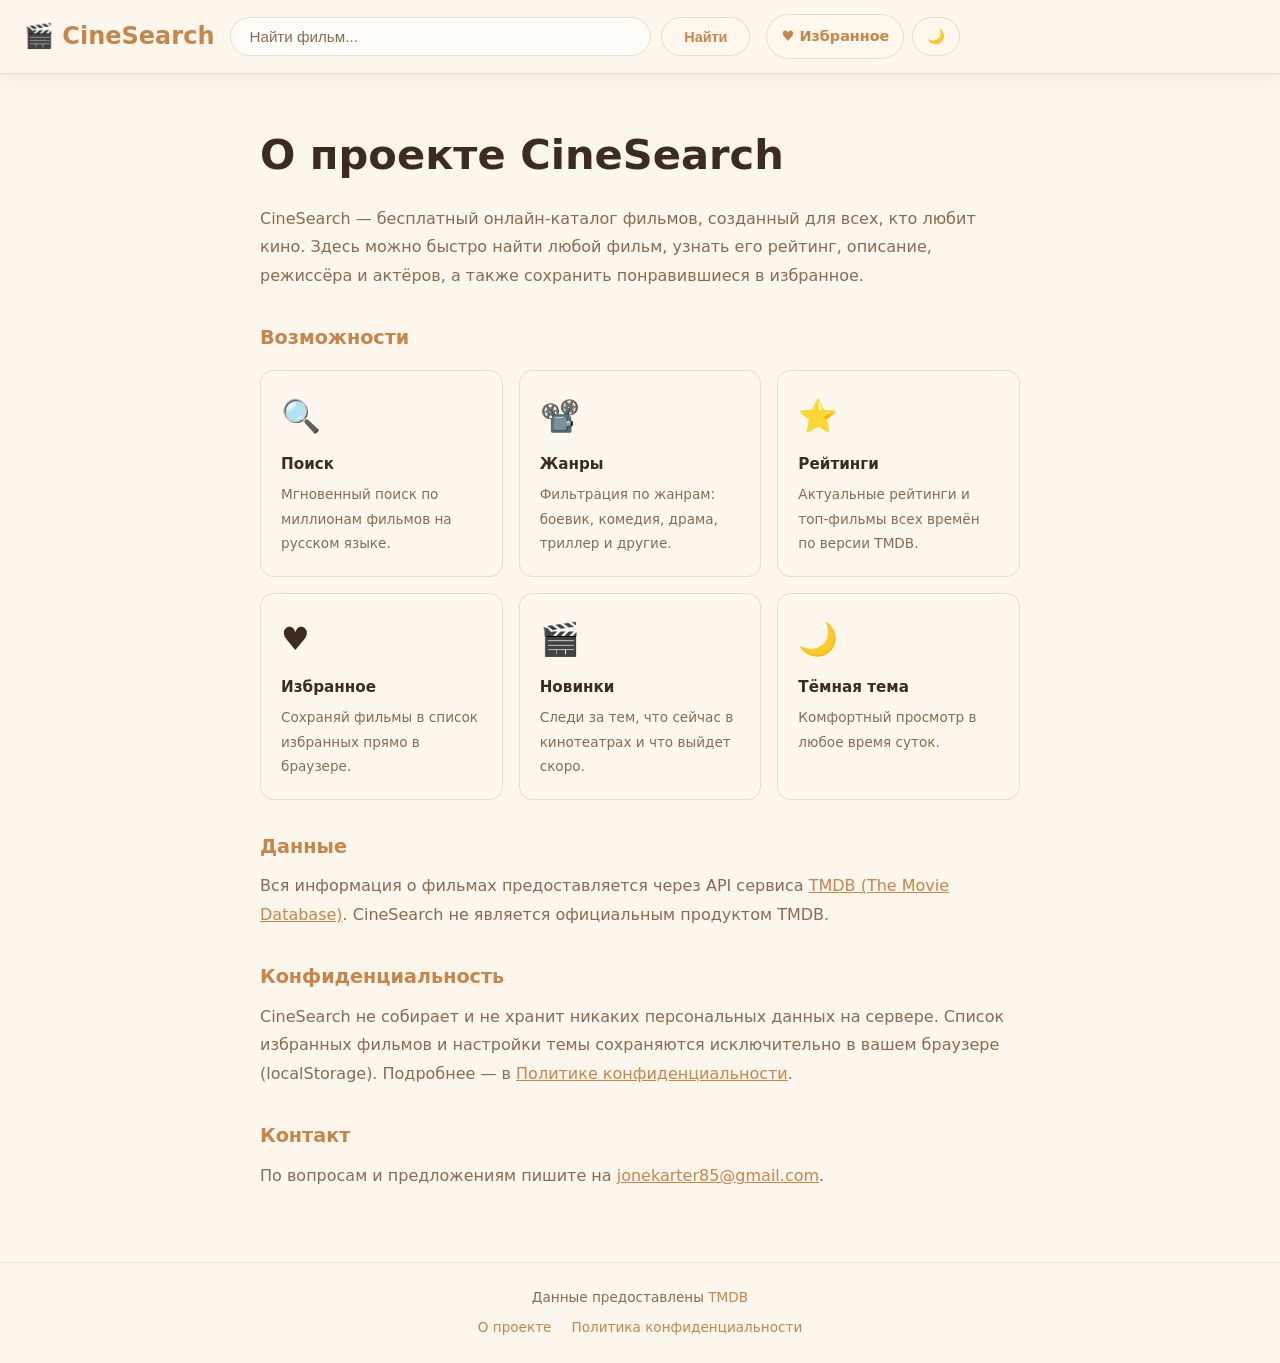
<file: about.html>
<!DOCTYPE html>
<html lang="ru" data-theme="light">
<head>
  <meta charset="UTF-8" />
  <meta name="viewport" content="width=device-width, initial-scale=1.0" />
  <title>О проекте — CineSearch</title>
  <meta name="description" content="CineSearch — бесплатный каталог фильмов. Узнайте больше о проекте." />
  <meta name="robots" content="index, follow" />
  <link rel="stylesheet" href="style.css" />
  <style>
    .about-wrap { max-width: 760px; margin: 48px auto 0; }
    .about-wrap h1 { font-size: clamp(1.8rem, 4vw, 2.6rem); font-weight: 800; margin-bottom: 16px; }
    .about-wrap h2 { font-size: 1.2rem; font-weight: 700; margin: 32px 0 10px; color: var(--accent); }
    .about-wrap p  { color: var(--text-muted); line-height: 1.8; margin-bottom: 12px; }
    .about-wrap ul { color: var(--text-muted); line-height: 1.8; padding-left: 20px; margin-bottom: 12px; }
    .about-wrap ul li { margin-bottom: 6px; }
    .feature-grid {
      display: grid;
      grid-template-columns: repeat(auto-fill, minmax(220px, 1fr));
      gap: 16px;
      margin: 16px 0 32px;
    }
    .feature-card {
      background: var(--glass-bg);
      border: 1px solid var(--glass-border);
      border-radius: var(--radius);
      padding: 20px;
      backdrop-filter: blur(10px);
    }
    .feature-card .icon { font-size: 2rem; margin-bottom: 10px; }
    .feature-card h3 { font-size: 0.95rem; font-weight: 700; color: var(--text); margin-bottom: 6px; }
    .feature-card p  { font-size: 0.85rem; color: var(--text-muted); margin: 0; }
    .about-wrap a { color: var(--accent); text-decoration: underline; }
    .about-wrap a:hover { opacity: 0.8; text-decoration: none; }
  </style>
</head>
<body>

  <header class="header">
    <div class="header-inner">
      <a class="logo" href="index.html">🎬 CineSearch</a>
      <div class="search-wrap">
        <input id="searchInput" class="search-input" type="text" placeholder="Найти фильм..." autocomplete="off" />
        <button id="searchBtn" class="btn-glass">Найти</button>
      </div>
      <div class="header-actions">
        <a href="favorites.html" class="btn-glass btn-icon">♥ Избранное</a>
        <button id="themeToggle" class="btn-glass btn-icon" title="Сменить тему">🌙</button>
      </div>
    </div>
  </header>

  <main class="container">
    <div class="about-wrap">
      <h1>О проекте CineSearch</h1>
      <p>
        CineSearch — бесплатный онлайн-каталог фильмов, созданный для всех, кто любит кино.
        Здесь можно быстро найти любой фильм, узнать его рейтинг, описание, режиссёра и актёров,
        а также сохранить понравившиеся в избранное.
      </p>

      <h2>Возможности</h2>
      <div class="feature-grid">
        <div class="feature-card">
          <div class="icon">🔍</div>
          <h3>Поиск</h3>
          <p>Мгновенный поиск по миллионам фильмов на русском языке.</p>
        </div>
        <div class="feature-card">
          <div class="icon">📽️</div>
          <h3>Жанры</h3>
          <p>Фильтрация по жанрам: боевик, комедия, драма, триллер и другие.</p>
        </div>
        <div class="feature-card">
          <div class="icon">⭐</div>
          <h3>Рейтинги</h3>
          <p>Актуальные рейтинги и топ-фильмы всех времён по версии TMDB.</p>
        </div>
        <div class="feature-card">
          <div class="icon">♥</div>
          <h3>Избранное</h3>
          <p>Сохраняй фильмы в список избранных прямо в браузере.</p>
        </div>
        <div class="feature-card">
          <div class="icon">🎬</div>
          <h3>Новинки</h3>
          <p>Следи за тем, что сейчас в кинотеатрах и что выйдет скоро.</p>
        </div>
        <div class="feature-card">
          <div class="icon">🌙</div>
          <h3>Тёмная тема</h3>
          <p>Комфортный просмотр в любое время суток.</p>
        </div>
      </div>

      <h2>Данные</h2>
      <p>
        Вся информация о фильмах предоставляется через API сервиса
        <a href="https://www.themoviedb.org" target="_blank" rel="noopener">TMDB (The Movie Database)</a>.
        CineSearch не является официальным продуктом TMDB.
      </p>

      <h2>Конфиденциальность</h2>
      <p>
        CineSearch не собирает и не хранит никаких персональных данных на сервере.
        Список избранных фильмов и настройки темы сохраняются исключительно в вашем браузере (localStorage).
        Подробнее — в <a href="privacy.html">Политике конфиденциальности</a>.
      </p>

      <h2>Контакт</h2>
      <p>
        По вопросам и предложениям пишите на
        <a href="mailto:jonekarter85@gmail.com">jonekarter85@gmail.com</a>.
      </p>
    </div>
  </main>

  <footer class="footer">
    <p>Данные предоставлены <a href="https://www.themoviedb.org" target="_blank">TMDB</a></p>
    <nav class="footer-nav">
      <a href="about.html">О проекте</a>
      <a href="privacy.html">Политика конфиденциальности</a>
    </nav>
  </footer>

  <script>
    const savedTheme = localStorage.getItem('theme') || 'light';
    document.documentElement.setAttribute('data-theme', savedTheme);
    const themeToggle = document.getElementById('themeToggle');
    themeToggle.textContent = savedTheme === 'dark' ? '☀️' : '🌙';
    themeToggle.addEventListener('click', () => {
      document.documentElement.classList.add('theme-transition');
      const cur  = document.documentElement.getAttribute('data-theme');
      const next = cur === 'dark' ? 'light' : 'dark';
      document.documentElement.setAttribute('data-theme', next);
      localStorage.setItem('theme', next);
      themeToggle.textContent = next === 'dark' ? '☀️' : '🌙';
      setTimeout(() => document.documentElement.classList.remove('theme-transition'), 300);
    });
    document.getElementById('searchBtn').addEventListener('click', () => {
      const q = document.getElementById('searchInput').value.trim();
      if (q) window.location.href = `index.html?q=${encodeURIComponent(q)}`;
    });
    document.getElementById('searchInput').addEventListener('keydown', e => {
      if (e.key === 'Enter') document.getElementById('searchBtn').click();
    });
  </script>
</body>
</html>
</file>
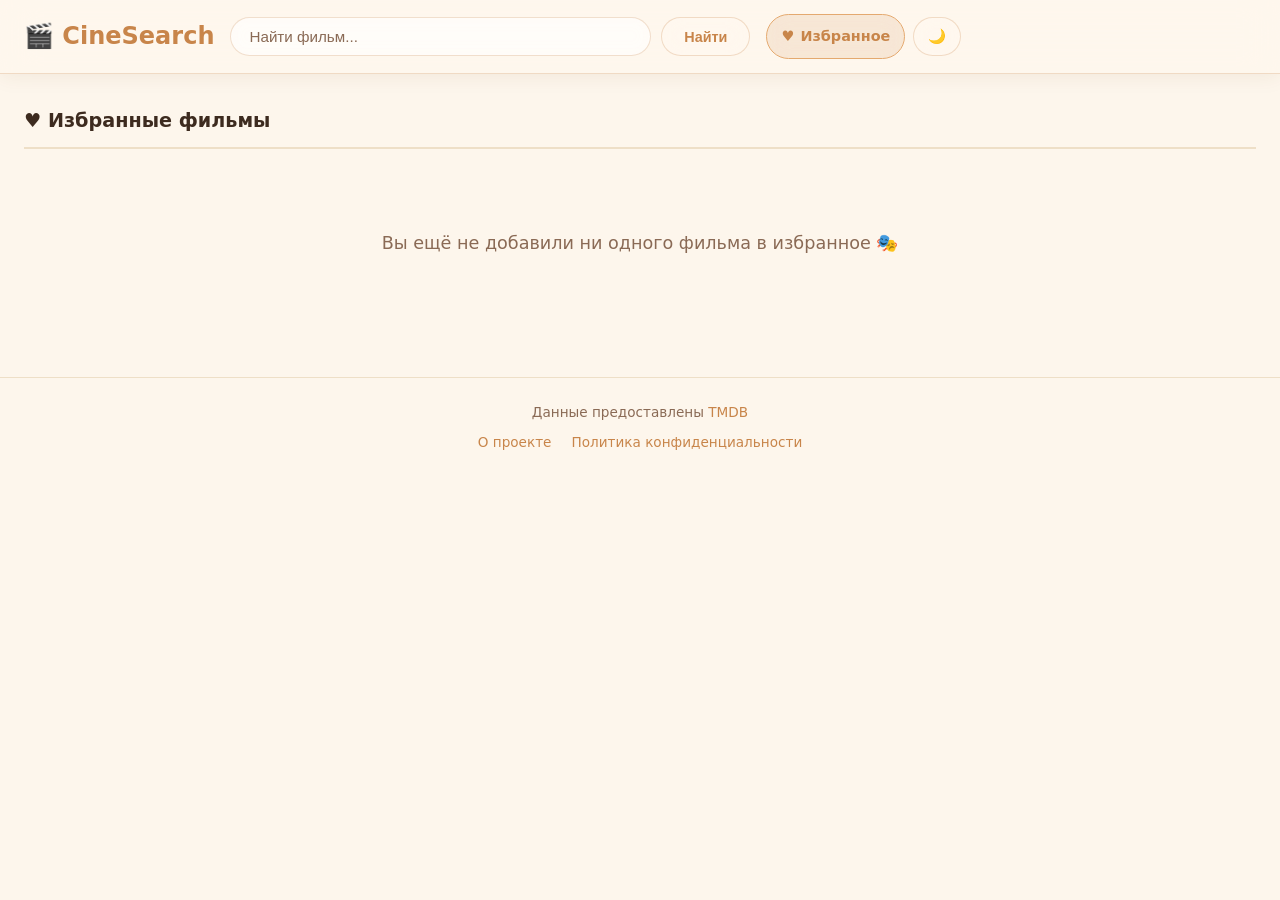
<file: favorites.html>
<!DOCTYPE html>
<html lang="ru" data-theme="light">
<head>
  <meta charset="UTF-8" />
  <meta name="viewport" content="width=device-width, initial-scale=1.0" />
  <title>CineSearch — Избранное</title>
  <meta name="description" content="Ваши избранные фильмы на CineSearch." />
  <link rel="stylesheet" href="style.css" />
</head>
<body>

  <header class="header">
    <div class="header-inner">
      <a class="logo" href="index.html">🎬 CineSearch</a>
      <div class="search-wrap">
        <input id="searchInput" class="search-input" type="text" placeholder="Найти фильм..." autocomplete="off" />
        <button id="searchBtn" class="btn-glass">Найти</button>
      </div>
      <div class="header-actions">
        <a href="favorites.html" class="btn-glass btn-icon active-link">♥ <span>Избранное</span></a>
        <button id="themeToggle" class="btn-glass btn-icon" title="Сменить тему">🌙</button>
      </div>
    </div>
  </header>

  <main class="container">
    <div class="section-title" style="margin-top:32px">♥ Избранные фильмы</div>
    <div id="moviesGrid" class="movies-grid"></div>
    <div id="noResults" class="no-results hidden">Вы ещё не добавили ни одного фильма в избранное 🎭</div>
  </main>

  <footer class="footer">
    <p>Данные предоставлены <a href="https://www.themoviedb.org" target="_blank">TMDB</a></p>
    <nav class="footer-nav">
      <a href="about.html">О проекте</a>
      <a href="privacy.html">Политика конфиденциальности</a>
    </nav>
  </footer>

  <script>
    // Theme
    const saved = localStorage.getItem('theme') || 'light';
    document.documentElement.setAttribute('data-theme', saved);
    const themeToggle = document.getElementById('themeToggle');
    themeToggle.textContent = saved === 'dark' ? '☀️' : '🌙';
    themeToggle.addEventListener('click', () => {
      document.documentElement.classList.add('theme-transition');
      const cur = document.documentElement.getAttribute('data-theme');
      const next = cur === 'dark' ? 'light' : 'dark';
      document.documentElement.setAttribute('data-theme', next);
      localStorage.setItem('theme', next);
      themeToggle.textContent = next === 'dark' ? '☀️' : '🌙';
      setTimeout(() => document.documentElement.classList.remove('theme-transition'), 300);
    });

    // Search redirect
    document.getElementById('searchBtn').addEventListener('click', () => {
      const q = document.getElementById('searchInput').value.trim();
      if (q) window.location.href = `index.html?q=${encodeURIComponent(q)}`;
    });
    document.getElementById('searchInput').addEventListener('keydown', e => {
      if (e.key === 'Enter') document.getElementById('searchBtn').click();
    });

    // Render favorites
    const grid = document.getElementById('moviesGrid');
    const noResults = document.getElementById('noResults');
    const favorites = JSON.parse(localStorage.getItem('favorites') || '[]');

    if (favorites.length === 0) {
      noResults.classList.remove('hidden');
    } else {
      favorites.forEach(movie => {
        const card = document.createElement('a');
        card.className = 'movie-card fade-in';
        card.href = `movie.html?id=${movie.id}`;
        const name   = movie.name || movie.title || 'Без названия';
        const year   = movie.year || (movie.release_date ? movie.release_date.slice(0, 4) : '—');
        const rv     = movie.rating ?? movie.vote_average;
        const rating = rv ? Number(rv).toFixed(1) : '—';
        const posterHTML = movie.posterUrl
          ? `<img class="movie-poster" src="${movie.posterUrl}" alt="${name}" loading="lazy" />`
          : `<div class="movie-poster-placeholder">🎬</div>`;
        card.innerHTML = `
          ${posterHTML}
          <div class="movie-info">
            <div class="movie-title">${name}</div>
            <div class="movie-year">${year}</div>
            <div class="movie-rating">⭐ ${rating}</div>
          </div>`;
        grid.appendChild(card);
      });
    }
  </script>
</body>
</html>
</file>
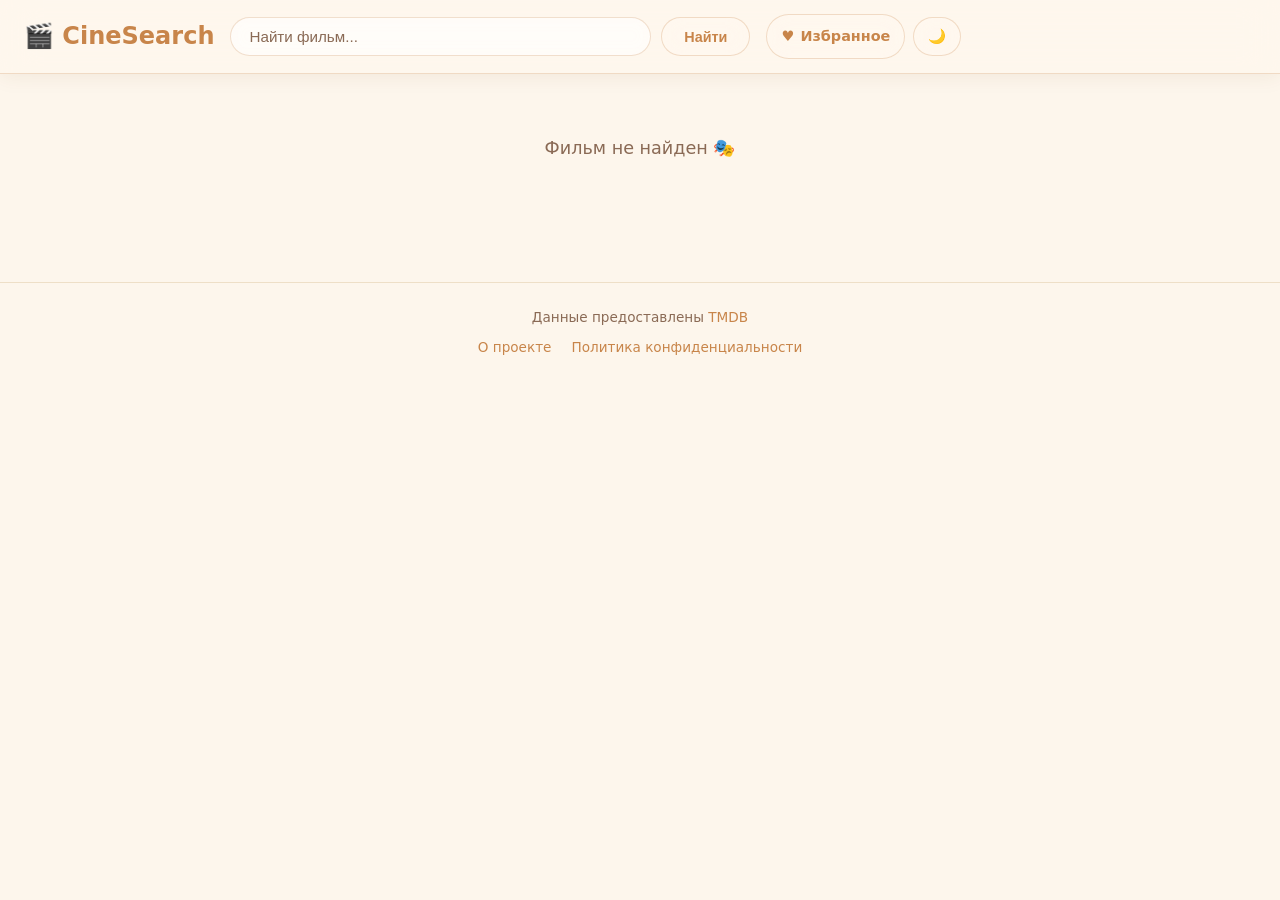
<file: movie.html>
<!DOCTYPE html>
<html lang="ru" data-theme="light">
<head>
  <meta charset="UTF-8" />
  <meta name="viewport" content="width=device-width, initial-scale=1.0" />
  <title>CineSearch — Фильм</title>
  <meta name="description" content="Подробная информация о фильме: описание, рейтинг, актёры, режиссёр." />
  <link rel="stylesheet" href="style.css" />
</head>
<body>

  <header class="header">
    <div class="header-inner">
      <a class="logo" href="index.html">🎬 CineSearch</a>
      <div class="search-wrap">
        <input id="searchInput" class="search-input" type="text" placeholder="Найти фильм..." autocomplete="off" />
        <button id="searchBtn" class="btn-glass">Найти</button>
      </div>
      <div class="header-actions">
        <a href="favorites.html" class="btn-glass btn-icon">♥ <span>Избранное</span></a>
        <button id="themeToggle" class="btn-glass btn-icon" title="Сменить тему">🌙</button>
      </div>
    </div>
  </header>

  <main class="container">
    <div id="loader" class="loader">Загрузка...</div>
    <div id="content" class="hidden"></div>
    <div id="error" class="no-results hidden">Фильм не найден 🎭</div>
  </main>

  <footer class="footer">
    <p>Данные предоставлены <a href="https://www.themoviedb.org" target="_blank">TMDB</a></p>
    <nav class="footer-nav">
      <a href="about.html">О проекте</a>
      <a href="privacy.html">Политика конфиденциальности</a>
    </nav>
  </footer>

  <script>
    const API_BASE = '/api';
    const IMG_BASE = '/img';

    // Theme
    const savedTheme = localStorage.getItem('theme') || 'light';
    document.documentElement.setAttribute('data-theme', savedTheme);
    const themeToggle = document.getElementById('themeToggle');
    themeToggle.textContent = savedTheme === 'dark' ? '☀️' : '🌙';
    themeToggle.addEventListener('click', () => {
      document.documentElement.classList.add('theme-transition');
      const cur  = document.documentElement.getAttribute('data-theme');
      const next = cur === 'dark' ? 'light' : 'dark';
      document.documentElement.setAttribute('data-theme', next);
      localStorage.setItem('theme', next);
      themeToggle.textContent = next === 'dark' ? '☀️' : '🌙';
      setTimeout(() => document.documentElement.classList.remove('theme-transition'), 300);
    });

    // Search
    document.getElementById('searchBtn').addEventListener('click', () => {
      const q = document.getElementById('searchInput').value.trim();
      if (q) window.location.href = `index.html?q=${encodeURIComponent(q)}`;
    });
    document.getElementById('searchInput').addEventListener('keydown', e => {
      if (e.key === 'Enter') document.getElementById('searchBtn').click();
    });

    // Favorites helpers
    function getFavorites() { return JSON.parse(localStorage.getItem('favorites') || '[]'); }
    function saveFavorites(favs) { localStorage.setItem('favorites', JSON.stringify(favs)); }
    function isFav(id) { return getFavorites().some(f => f.id === id); }
    function toggleFav(m) {
      let favs = getFavorites();
      if (isFav(m.id)) {
        favs = favs.filter(f => f.id !== m.id);
      } else {
        favs.push({
          id:        m.id,
          name:      m.title || m.original_title,
          posterUrl: m.poster_path ? `${IMG_BASE}/w300${m.poster_path}` : null,
          year:      m.release_date ? m.release_date.split('-')[0] : '—',
          rating:    m.vote_average,
        });
      }
      saveFavorites(favs);
    }

    // Load movie
    const params  = new URLSearchParams(window.location.search);
    const movieId = params.get('id');

    async function loadMovie() {
      if (!movieId) { showError(); return; }
      try {
        const res = await fetch(`${API_BASE}/movie/${movieId}?language=ru-RU&append_to_response=credits`);
        if (!res.ok) throw new Error();
        renderMovie(await res.json());
      } catch { showError(); }
    }

    function renderMovie(m) {
      document.getElementById('loader').classList.add('hidden');
      const content = document.getElementById('content');

      const title    = m.title || m.original_title || 'Без названия';
      const year     = m.release_date ? m.release_date.split('-')[0] : '—';
      const rating   = m.vote_average ? Number(m.vote_average).toFixed(1) : '—';
      const runtime  = m.runtime ? `${m.runtime} мин` : '—';
      const genres   = (m.genres || []).map(g => `<a class="meta-tag meta-tag-link" href="index.html?genre=${g.id}">${g.name}</a>`).join('');
      const director = (m.credits?.crew || []).find(c => c.job === 'Director');
      const cast     = (m.credits?.cast || []).slice(0, 6).map(a => a.name).join(', ');

      const bannerHTML = m.backdrop_path
        ? `<img class="movie-banner" src="${IMG_BASE}/original${m.backdrop_path}" alt="${title}" />`
        : '';

      const posterHTML = m.poster_path
        ? `<img class="detail-poster" src="${IMG_BASE}/w500${m.poster_path}" alt="${title}" />`
        : `<div class="detail-poster-placeholder">🎬</div>`;

      const favActive = isFav(m.id) ? 'active' : '';
      const favLabel  = isFav(m.id) ? '♥ В избранном' : '♡ В избранное';

      content.innerHTML = `
        <a class="back-link" href="index.html" id="backLink">← Назад</a>
        ${bannerHTML}
        <div class="detail-wrap">
          ${posterHTML}
          <div class="detail-info">
            <h1>${title}</h1>
            ${m.original_title && m.original_title !== m.title ? `<div style="color:var(--text-muted);margin-top:4px;font-size:.9rem">${m.original_title}</div>` : ''}
            <div class="detail-meta">
              <span class="meta-tag accent">⭐ ${rating}</span>
              <a class="meta-tag meta-tag-link" href="index.html?year=${year}">${year}</a>
              <span class="meta-tag">⏱ ${runtime}</span>
            </div>
            <div class="genres-list">${genres}</div>
            ${director ? `<p style="margin-top:16px;font-size:.9rem;color:var(--text-muted)">🎬 Режиссёр: <strong style="color:var(--text)">${director.name}</strong></p>` : ''}
            ${cast ? `<p style="margin-top:8px;font-size:.9rem;color:var(--text-muted)">🎭 В ролях: ${cast}</p>` : ''}
            ${m.overview ? `<p class="detail-overview">${m.overview}</p>` : ''}
            <div id="watchProviders"></div>
            <button class="fav-btn ${favActive}" id="favBtn">${favLabel}</button>
          </div>
        </div>`;

      document.title = `${title} — CineSearch`;
      content.classList.remove('hidden');

      document.getElementById('backLink').addEventListener('click', e => {
        if (history.length > 1) { e.preventDefault(); history.back(); }
      });

      document.getElementById('favBtn').addEventListener('click', function() {
        toggleFav(m);
        this.textContent = isFav(m.id) ? '♥ В избранном' : '♡ В избранное';
        this.classList.toggle('active', isFav(m.id));
      });

      loadWatchProviders(m.id);
    }

    async function loadWatchProviders(tmdbId) {
      if (!tmdbId) return;
      const PROVIDERS = {
        'ivi':        'https://www.ivi.ru',
        'Кинопоиск':  'https://hd.kinopoisk.ru',
        'Kinopoisk':  'https://hd.kinopoisk.ru',
      };
      try {
        const res = await fetch(`${API_BASE}/movie/${tmdbId}/watch/providers?language=ru-RU&region=RU`);
        if (!res.ok) return;
        const data = await res.json();
        const ru   = data.results?.RU;
        const free = [...(ru?.free || []), ...(ru?.ads || [])].filter(p => PROVIDERS[p.provider_name]);
        if (!free.length) return;

        const logos = free.map(p =>
          `<a href="${PROVIDERS[p.provider_name]}" target="_blank" rel="noopener" title="${p.provider_name}">
            <img src="${IMG_BASE}/w45${p.logo_path}" alt="${p.provider_name}" class="provider-logo" />
          </a>`
        ).join('');

        const el = document.getElementById('watchProviders');
        if (!el) return;
        el.innerHTML = `<p class="watch-free-label">▶ Смотреть бесплатно:</p><div class="providers-list">${logos}</div>`;
        el.classList.add('watch-free');
      } catch {}
    }

    function showError() {
      document.getElementById('loader').classList.add('hidden');
      document.getElementById('error').classList.remove('hidden');
    }

    loadMovie();
  </script>
</body>
</html>
</file>
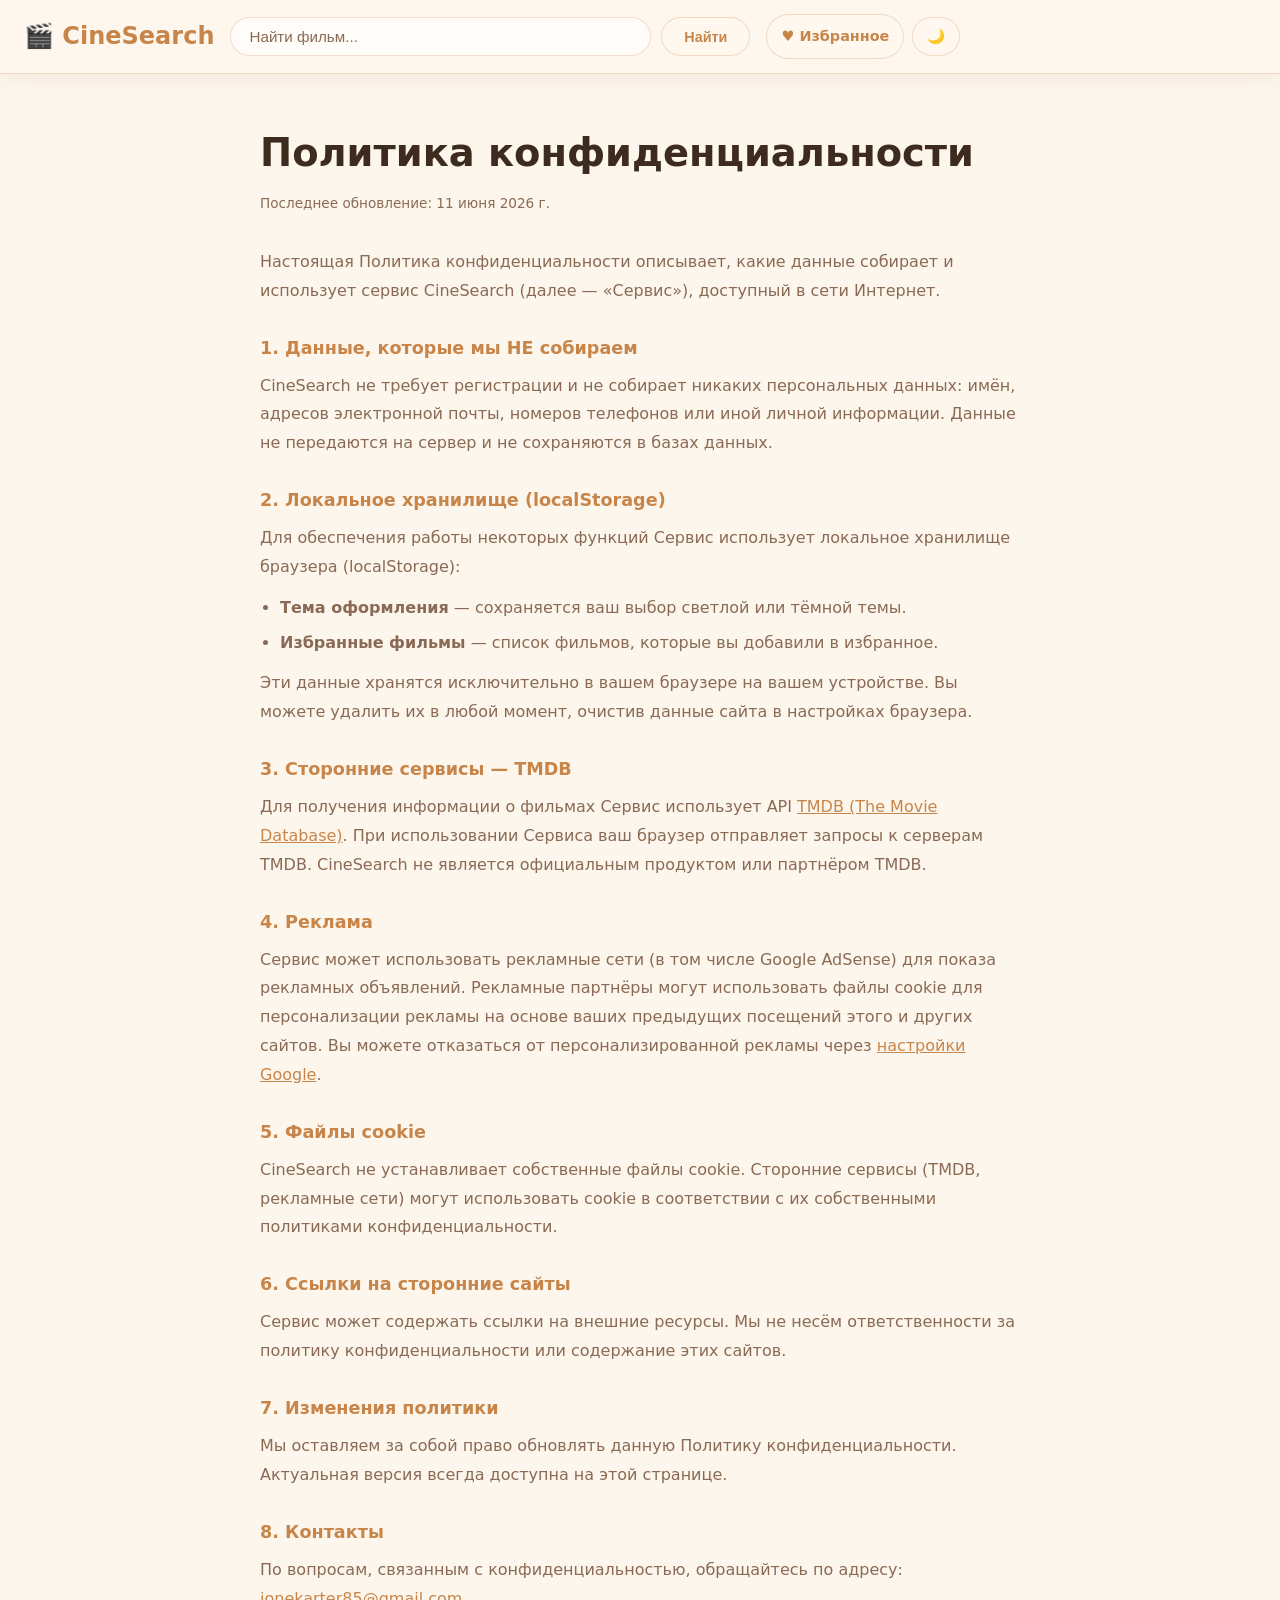
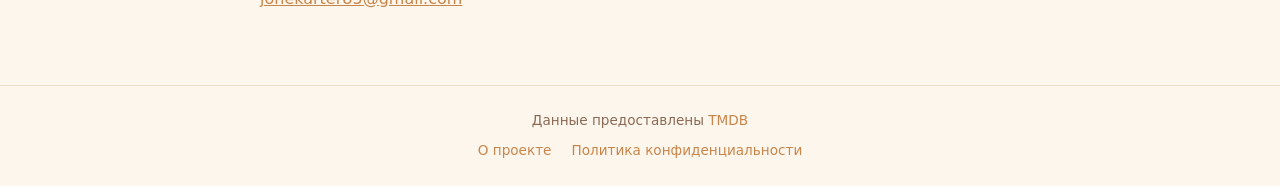
<file: privacy.html>
<!DOCTYPE html>
<html lang="ru" data-theme="light">
<head>
  <meta charset="UTF-8" />
  <meta name="viewport" content="width=device-width, initial-scale=1.0" />
  <title>Политика конфиденциальности — CineSearch</title>
  <meta name="description" content="Политика конфиденциальности сервиса CineSearch." />
  <meta name="robots" content="index, follow" />
  <link rel="stylesheet" href="style.css" />
  <style>
    .privacy-wrap { max-width: 760px; margin: 48px auto 0; }
    .privacy-wrap h1 { font-size: clamp(1.8rem, 4vw, 2.4rem); font-weight: 800; margin-bottom: 8px; }
    .privacy-wrap .updated { font-size: 0.85rem; color: var(--text-muted); margin-bottom: 32px; }
    .privacy-wrap h2 { font-size: 1.1rem; font-weight: 700; margin: 28px 0 10px; color: var(--accent); }
    .privacy-wrap p  { color: var(--text-muted); line-height: 1.8; margin-bottom: 12px; }
    .privacy-wrap ul { color: var(--text-muted); line-height: 1.8; padding-left: 20px; margin-bottom: 12px; }
    .privacy-wrap ul li { margin-bottom: 6px; }
    .privacy-wrap a  { color: var(--accent); }
  </style>
</head>
<body>

  <header class="header">
    <div class="header-inner">
      <a class="logo" href="index.html">🎬 CineSearch</a>
      <div class="search-wrap">
        <input id="searchInput" class="search-input" type="text" placeholder="Найти фильм..." autocomplete="off" />
        <button id="searchBtn" class="btn-glass">Найти</button>
      </div>
      <div class="header-actions">
        <a href="favorites.html" class="btn-glass btn-icon">♥ Избранное</a>
        <button id="themeToggle" class="btn-glass btn-icon" title="Сменить тему">🌙</button>
      </div>
    </div>
  </header>

  <main class="container">
    <div class="privacy-wrap">
      <h1>Политика конфиденциальности</h1>
      <p class="updated">Последнее обновление: 11 июня 2026 г.</p>

      <p>
        Настоящая Политика конфиденциальности описывает, какие данные собирает и использует сервис
        CineSearch (далее — «Сервис»), доступный в сети Интернет.
      </p>

      <h2>1. Данные, которые мы НЕ собираем</h2>
      <p>
        CineSearch не требует регистрации и не собирает никаких персональных данных:
        имён, адресов электронной почты, номеров телефонов или иной личной информации.
        Данные не передаются на сервер и не сохраняются в базах данных.
      </p>

      <h2>2. Локальное хранилище (localStorage)</h2>
      <p>
        Для обеспечения работы некоторых функций Сервис использует локальное хранилище браузера (localStorage):
      </p>
      <ul>
        <li><strong>Тема оформления</strong> — сохраняется ваш выбор светлой или тёмной темы.</li>
        <li><strong>Избранные фильмы</strong> — список фильмов, которые вы добавили в избранное.</li>
      </ul>
      <p>
        Эти данные хранятся исключительно в вашем браузере на вашем устройстве.
        Вы можете удалить их в любой момент, очистив данные сайта в настройках браузера.
      </p>

      <h2>3. Сторонние сервисы — TMDB</h2>
      <p>
        Для получения информации о фильмах Сервис использует API
        <a href="https://www.themoviedb.org" target="_blank" rel="noopener">TMDB (The Movie Database)</a>.
        При использовании Сервиса ваш браузер отправляет запросы к серверам TMDB.
        CineSearch не является официальным продуктом или партнёром TMDB.
      </p>

      <h2>4. Реклама</h2>
      <p>
        Сервис может использовать рекламные сети (в том числе Google AdSense) для показа
        рекламных объявлений. Рекламные партнёры могут использовать файлы cookie для
        персонализации рекламы на основе ваших предыдущих посещений этого и других сайтов.
        Вы можете отказаться от персонализированной рекламы через
        <a href="https://www.google.com/settings/ads" target="_blank" rel="noopener">настройки Google</a>.
      </p>

      <h2>5. Файлы cookie</h2>
      <p>
        CineSearch не устанавливает собственные файлы cookie. Сторонние сервисы
        (TMDB, рекламные сети) могут использовать cookie в соответствии с их собственными
        политиками конфиденциальности.
      </p>

      <h2>6. Ссылки на сторонние сайты</h2>
      <p>
        Сервис может содержать ссылки на внешние ресурсы. Мы не несём ответственности за
        политику конфиденциальности или содержание этих сайтов.
      </p>

      <h2>7. Изменения политики</h2>
      <p>
        Мы оставляем за собой право обновлять данную Политику конфиденциальности.
        Актуальная версия всегда доступна на этой странице.
      </p>

      <h2>8. Контакты</h2>
      <p>
        По вопросам, связанным с конфиденциальностью, обращайтесь по адресу:
        <a href="mailto:jonekarter85@gmail.com">jonekarter85@gmail.com</a>
      </p>
    </div>
  </main>

  <footer class="footer">
    <p>Данные предоставлены <a href="https://www.themoviedb.org" target="_blank">TMDB</a></p>
    <nav class="footer-nav">
      <a href="about.html">О проекте</a>
      <a href="privacy.html">Политика конфиденциальности</a>
    </nav>
  </footer>

  <script>
    const savedTheme = localStorage.getItem('theme') || 'light';
    document.documentElement.setAttribute('data-theme', savedTheme);
    const themeToggle = document.getElementById('themeToggle');
    themeToggle.textContent = savedTheme === 'dark' ? '☀️' : '🌙';
    themeToggle.addEventListener('click', () => {
      document.documentElement.classList.add('theme-transition');
      const cur  = document.documentElement.getAttribute('data-theme');
      const next = cur === 'dark' ? 'light' : 'dark';
      document.documentElement.setAttribute('data-theme', next);
      localStorage.setItem('theme', next);
      themeToggle.textContent = next === 'dark' ? '☀️' : '🌙';
      setTimeout(() => document.documentElement.classList.remove('theme-transition'), 300);
    });
    document.getElementById('searchBtn').addEventListener('click', () => {
      const q = document.getElementById('searchInput').value.trim();
      if (q) window.location.href = `index.html?q=${encodeURIComponent(q)}`;
    });
    document.getElementById('searchInput').addEventListener('keydown', e => {
      if (e.key === 'Enter') document.getElementById('searchBtn').click();
    });
  </script>
</body>
</html>
</file>
<file: style.css>
/* ===== Base & Reset ===== */
*, *::before, *::after { box-sizing: border-box; margin: 0; padding: 0; }
a, button, input { -webkit-tap-highlight-color: transparent; outline: none; }

:root {
  --cream:        #fdf6ec;
  --cream-dark:   #f5e9d6;
  --cream-mid:    #eedfc7;
  --accent:       #c8854a;
  --accent-soft:  #e4a96f;
  --text:         #3d2b1f;
  --text-muted:   #8a6a55;
  --glass-bg:     rgba(255, 248, 238, 0.55);
  --glass-border: rgba(200, 133, 74, 0.25);
  --shadow:       0 8px 32px rgba(100, 60, 20, 0.12);
  --radius:       14px;
  --transition:   0.3s cubic-bezier(0.4, 0, 0.2, 1);
}

[data-theme="dark"] {
  --cream:        #1a1410;
  --cream-dark:   #241c14;
  --cream-mid:    #2e2318;
  --accent:       #e4a96f;
  --accent-soft:  #c8854a;
  --text:         #f0e0c8;
  --text-muted:   #a08060;
  --glass-bg:     rgba(30, 22, 14, 0.65);
  --glass-border: rgba(228, 169, 111, 0.2);
  --shadow:       0 8px 32px rgba(0, 0, 0, 0.4);
}

html { scroll-behavior: smooth; }

body {
  font-family: 'Segoe UI', system-ui, sans-serif;
  background: var(--cream);
  color: var(--text);
  min-height: 100vh;
  line-height: 1.6;
  transition: background var(--transition), color var(--transition);
}

/* ===== Header ===== */
.header {
  position: sticky;
  top: 0;
  z-index: 100;
  background: var(--glass-bg);
  backdrop-filter: blur(18px);
  -webkit-backdrop-filter: blur(18px);
  border-bottom: 1px solid var(--glass-border);
  box-shadow: 0 2px 20px rgba(100, 60, 20, 0.08);
}

.header-inner {
  max-width: 1280px;
  margin: 0 auto;
  padding: 14px 24px;
  display: flex;
  align-items: center;
  gap: 16px;
  flex-wrap: wrap;
}

.logo {
  font-size: 1.5rem;
  font-weight: 700;
  color: var(--accent);
  text-decoration: none;
  white-space: nowrap;
  transition: opacity var(--transition);
}
.logo:hover { opacity: 0.75; }

.search-wrap {
  display: flex;
  gap: 10px;
  flex: 1;
  max-width: 520px;
}

.header-actions {
  display: flex;
  gap: 8px;
  align-items: center;
  flex-shrink: 0;
}

.search-input {
  flex: 1;
  padding: 10px 18px;
  border: 1.5px solid var(--glass-border);
  border-radius: 50px;
  background: rgba(255,255,255,0.6);
  backdrop-filter: blur(8px);
  font-size: 0.95rem;
  color: var(--text);
  outline: none;
  transition: border-color var(--transition), box-shadow var(--transition), background var(--transition);
}
[data-theme="dark"] .search-input { background: rgba(0,0,0,0.3); }
.search-input::placeholder { color: var(--text-muted); }
.search-input:focus {
  border-color: var(--accent-soft);
  box-shadow: 0 0 0 3px rgba(200,133,74,0.15);
}

/* ===== Glass Button ===== */
.btn-glass {
  padding: 10px 22px;
  border-radius: 50px;
  border: 1.5px solid var(--glass-border);
  background: var(--glass-bg);
  backdrop-filter: blur(12px);
  -webkit-backdrop-filter: blur(12px);
  color: var(--accent);
  font-weight: 600;
  font-size: 0.9rem;
  cursor: pointer;
  transition: background var(--transition), box-shadow var(--transition), transform var(--transition), border-color var(--transition);
  white-space: nowrap;
  text-decoration: none;
  display: inline-flex;
  align-items: center;
  gap: 6px;
}
.btn-glass:hover:not(:disabled) {
  background: rgba(200, 133, 74, 0.15);
  border-color: var(--accent-soft);
  box-shadow: 0 4px 18px rgba(200, 133, 74, 0.25);
  transform: translateY(-2px);
}
.btn-glass:active:not(:disabled) { transform: translateY(0); box-shadow: none; }
.btn-glass:disabled { opacity: 0.4; cursor: not-allowed; }
.btn-icon { padding: 10px 14px; }
.active-link { background: rgba(200,133,74,0.15); border-color: var(--accent-soft); }

/* ===== Tabs ===== */
.tabs-wrap {
  display: flex;
  gap: 8px;
  flex-wrap: wrap;
  margin: 28px 0 0;
}

.tab {
  padding: 8px 18px;
  border-radius: 50px;
  border: 1.5px solid var(--glass-border);
  background: var(--glass-bg);
  backdrop-filter: blur(8px);
  color: var(--text-muted);
  font-weight: 600;
  font-size: 0.88rem;
  cursor: pointer;
  transition: all var(--transition);
}
.tab:hover { color: var(--accent); border-color: var(--accent-soft); }
.tab.active {
  background: rgba(200,133,74,0.15);
  border-color: var(--accent);
  color: var(--accent);
}

/* ===== Genre Filters ===== */
.genre-filters {
  display: flex;
  gap: 8px;
  flex-wrap: wrap;
  margin: 14px 0 0;
}

.genre-btn {
  padding: 6px 14px;
  border-radius: 50px;
  border: 1px solid var(--glass-border);
  background: transparent;
  color: var(--text-muted);
  font-size: 0.82rem;
  font-weight: 500;
  cursor: pointer;
  transition: all var(--transition);
}
.genre-btn:hover { color: var(--accent); border-color: var(--accent-soft); }
.genre-btn.active {
  background: var(--accent);
  border-color: var(--accent);
  color: #fff;
}

/* ===== Container ===== */
.container {
  max-width: 1280px;
  margin: 0 auto;
  padding: 0 24px 60px;
}

/* ===== Hero ===== */
.hero {
  text-align: center;
  padding: 52px 0 32px;
}
.hero h1 {
  font-size: clamp(2rem, 5vw, 3.2rem);
  font-weight: 800;
  letter-spacing: -0.5px;
}
.hero p { margin-top: 10px; font-size: 1.1rem; color: var(--text-muted); }

/* ===== Section title ===== */
.section-title {
  font-size: 1.2rem;
  font-weight: 700;
  color: var(--text);
  margin: 24px 0 20px;
  padding-bottom: 10px;
  border-bottom: 2px solid var(--cream-mid);
}

/* ===== Movies Grid ===== */
.movies-grid {
  display: grid;
  grid-template-columns: repeat(auto-fill, minmax(200px, 1fr));
  gap: 24px;
}

/* ===== Movie Card ===== */
.movie-card {
  background: var(--glass-bg);
  border: 1px solid var(--glass-border);
  border-radius: var(--radius);
  overflow: hidden;
  cursor: pointer;
  text-decoration: none;
  color: inherit;
  box-shadow: var(--shadow);
  backdrop-filter: blur(10px);
  -webkit-backdrop-filter: blur(10px);
  transition: transform var(--transition), box-shadow var(--transition);
  display: flex;
  flex-direction: column;
}
.movie-card:hover {
  transform: translateY(-6px) scale(1.02);
  box-shadow: 0 16px 40px rgba(100, 60, 20, 0.18);
}

/* fade-in animation */
.fade-in {
  opacity: 0;
  transform: translateY(16px);
  animation: fadeInUp 0.45s ease forwards;
}
@keyframes fadeInUp {
  to { opacity: 1; transform: translateY(0); }
}

.movie-poster {
  width: 100%;
  aspect-ratio: 2/3;
  object-fit: cover;
  display: block;
  background: var(--cream-mid);
}
.movie-poster-placeholder {
  width: 100%;
  aspect-ratio: 2/3;
  background: linear-gradient(135deg, var(--cream-mid), var(--cream-dark));
  display: flex;
  align-items: center;
  justify-content: center;
  font-size: 3rem;
}

.movie-info { padding: 14px; flex: 1; display: flex; flex-direction: column; gap: 6px; }
.movie-title { font-size: 0.95rem; font-weight: 700; line-height: 1.3; }
.movie-year { font-size: 0.82rem; color: var(--text-muted); }
.movie-rating {
  display: inline-flex;
  align-items: center;
  gap: 4px;
  font-size: 0.82rem;
  font-weight: 600;
  color: var(--accent);
  margin-top: auto;
}

/* ===== Movie Banner ===== */
.movie-banner {
  width: 100%;
  height: 340px;
  object-fit: cover;
  border-radius: var(--radius);
  display: block;
  margin-bottom: 32px;
  box-shadow: var(--shadow);
}
.movie-banner-placeholder { display: none; }

/* ===== Detail Page ===== */
.detail-wrap {
  display: flex;
  gap: 40px;
  flex-wrap: wrap;
}
.detail-poster {
  width: 260px;
  flex-shrink: 0;
  border-radius: var(--radius);
  box-shadow: var(--shadow);
  object-fit: cover;
}
.detail-poster-placeholder {
  width: 260px;
  flex-shrink: 0;
  aspect-ratio: 2/3;
  border-radius: var(--radius);
  background: var(--cream-mid);
  display: flex;
  align-items: center;
  justify-content: center;
  font-size: 5rem;
}
.detail-info { flex: 1; min-width: 260px; }
.detail-info h1 { font-size: clamp(1.6rem, 4vw, 2.4rem); font-weight: 800; }
.detail-meta { display: flex; flex-wrap: wrap; gap: 12px; margin: 16px 0; }
.meta-tag {
  background: var(--glass-bg);
  border: 1px solid var(--glass-border);
  padding: 4px 14px;
  border-radius: 50px;
  font-size: 0.85rem;
  font-weight: 600;
  color: var(--text-muted);
  backdrop-filter: blur(8px);
}
.meta-tag.accent { color: var(--accent); }
.meta-tag-link { text-decoration: none; color: inherit; cursor: pointer; transition: all var(--transition); }
.meta-tag-link:hover { background: var(--accent); color: #fff; border-color: var(--accent); }
.detail-overview { font-size: 1rem; line-height: 1.7; color: var(--text-muted); margin-top: 20px; }
.back-link {
  display: inline-flex;
  align-items: center;
  gap: 6px;
  margin-bottom: 28px;
  color: var(--accent);
  text-decoration: none;
  font-weight: 600;
  transition: gap var(--transition);
}
.back-link:hover { gap: 10px; }
.genres-list { display: flex; flex-wrap: wrap; gap: 8px; margin-top: 12px; }

/* ===== Watch Providers ===== */
.watch-free { margin-top: 20px; }
.watch-free-label { font-size: .9rem; color: var(--text-muted); margin-bottom: 10px; }
.providers-list { display: flex; flex-wrap: wrap; gap: 10px; align-items: center; }
.provider-logo { width: 40px; height: 40px; border-radius: 8px; object-fit: cover; transition: transform var(--transition); }
.provider-logo:hover { transform: scale(1.1); }

/* ===== Fav button ===== */
.fav-btn {
  margin-top: 20px;
  padding: 10px 24px;
  border-radius: 50px;
  border: 1.5px solid var(--glass-border);
  background: var(--glass-bg);
  backdrop-filter: blur(12px);
  color: var(--accent);
  font-weight: 600;
  font-size: 0.95rem;
  cursor: pointer;
  transition: all var(--transition);
}
.fav-btn:hover {
  background: rgba(200,133,74,0.15);
  border-color: var(--accent);
  transform: translateY(-2px);
  box-shadow: 0 4px 18px rgba(200,133,74,0.2);
}
.fav-btn.active {
  background: var(--accent);
  color: #fff;
  border-color: var(--accent);
}

/* ===== Loader ===== */
.loader {
  text-align: center;
  padding: 60px;
  font-size: 1rem;
  color: var(--text-muted);
  animation: pulse 1.4s ease-in-out infinite;
}
@keyframes pulse { 0%, 100% { opacity: 1; } 50% { opacity: 0.4; } }

/* ===== No results ===== */
.no-results { text-align: center; padding: 60px; font-size: 1.1rem; color: var(--text-muted); }

/* ===== Pagination ===== */
.pagination { display: flex; align-items: center; justify-content: center; gap: 20px; margin-top: 48px; }
.page-info { font-size: 0.95rem; color: var(--text-muted); }

/* ===== Footer ===== */
.footer {
  text-align: center;
  padding: 24px;
  font-size: 0.85rem;
  color: var(--text-muted);
  border-top: 1px solid var(--cream-mid);
}
.footer a { color: var(--accent); text-decoration: none; }
.footer a:hover { text-decoration: underline; }
.footer-nav {
  margin-top: 8px;
  display: flex;
  gap: 20px;
  justify-content: center;
  flex-wrap: wrap;
}

/* ===== Utility ===== */
.hidden { display: none !important; }

/* ===== Smooth theme switch (no flash) ===== */
.theme-transition,
.theme-transition *,
.theme-transition *::before,
.theme-transition *::after {
  transition:
    background-color 0.3s cubic-bezier(0.4, 0, 0.2, 1),
    color            0.3s cubic-bezier(0.4, 0, 0.2, 1),
    border-color     0.3s cubic-bezier(0.4, 0, 0.2, 1),
    box-shadow       0.3s cubic-bezier(0.4, 0, 0.2, 1) !important;
}

/* ===== Responsive ===== */
@media (max-width: 700px) {
  .header-inner { padding: 12px 16px; }
  .container { padding: 0 16px 40px; }
  .movies-grid { grid-template-columns: repeat(auto-fill, minmax(150px, 1fr)); gap: 14px; }
  .detail-wrap { flex-direction: column; }
  .detail-poster, .detail-poster-placeholder { width: 100%; max-width: 260px; }
  .movie-banner { display: none; }
  .header-actions .btn-glass span { display: none; }
}
</file>
